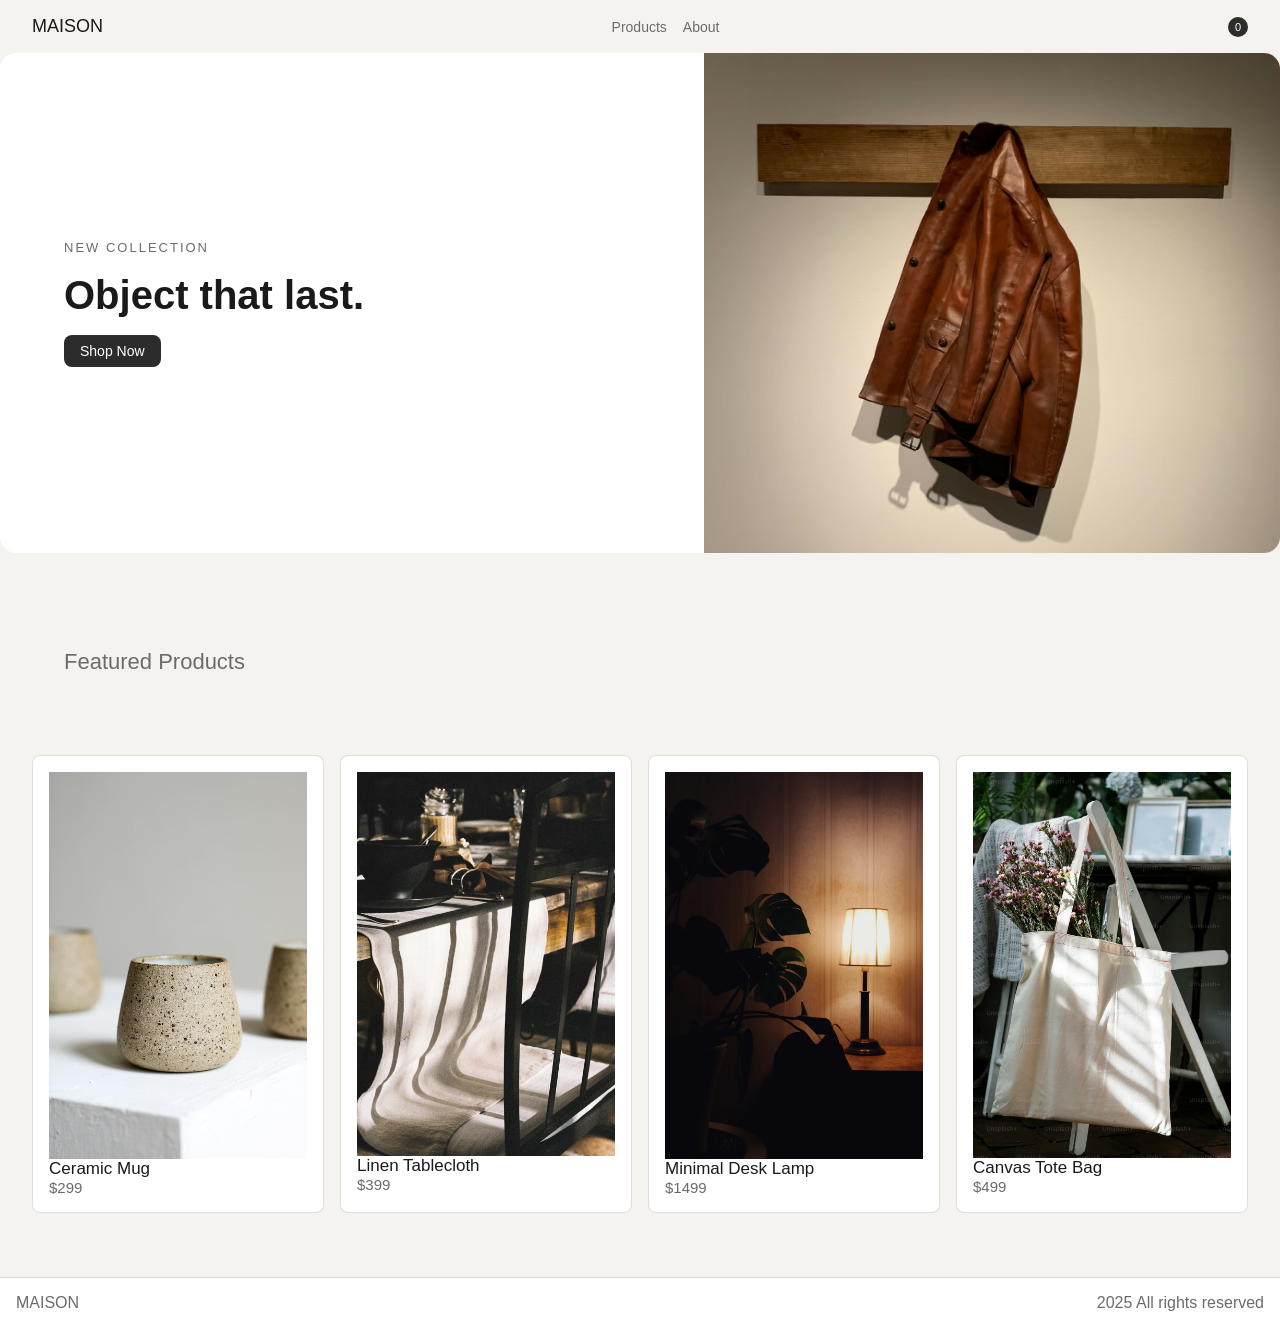
<file: index.html>
<!DOCTYPE html>
<html lang="zh-TW">
    <head>
        <meta charset="UTF-8">
        <meta name="viewport" content="width=device-width, initial-scale=1.0">
        <title>Home Page</title>
        <link rel="stylesheet" href="css/global.css">
        <link rel="stylesheet" href="css/home.css">
    </head>
    <body>
        <div class="app">
            <header>
                <nav>
                    <a class="logo" href="index.html">MAISON</a>
                    <ul>
                        <li><a class="nav-link" href="products.html">Products</a></li>
                        <li><a class="nav-link" href="">About</a></li>
                    </ul>
                    <a href="cart.html">
                        <span class="cart-counter">0</span>
                    </a>
                </nav>
            </header>
            
            <main>
                <section class="hero">
                    <div class="hero-content">
                        <p class="hero-subtitle">New Collection</p>
                        <h1>Object that last.</h1>
                        <a href="products.html" class="shop-now-btn">Shop Now</a>
                    </div>
                    <div class="hero-image">
                        <img src="images/Leather Jacket.jpg" alt="Hero Image">
                    </div>
                </section>

                <section class="featured">
                    <h2>Featured Products</h2>
                    <ul></ul>
                </section>
            </main>

            <footer>
                <p>MAISON</p>
                <p>2025 All rights reserved</p>
            </footer>
        </div>

        <script src="js/data.js"></script>
        <script src="js/home.js"></script>
    </body>
</html>
</file>
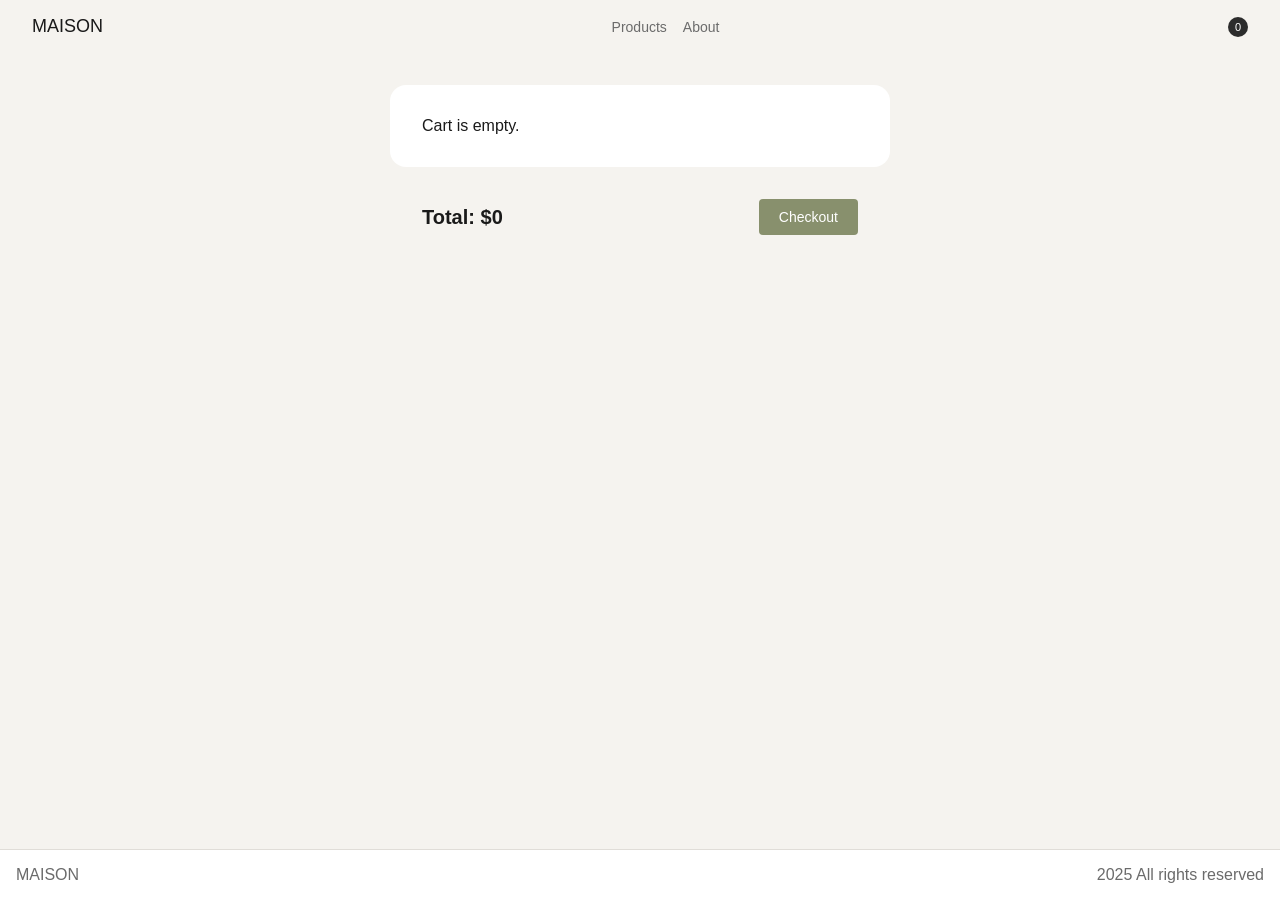
<file: cart.html>
<!DOCTYPE html>
<html lang="zh-TW">
    <head>
        <meta charset="UTF-8">
        <meta name="viewport" content="width=device-width, initial-scale=1.0">
        <title>Cart</title>
        <link rel="stylesheet" href="css/global.css">
        <link rel="stylesheet" href="css/cart.css">
    </head>
    <body>
        <div class="app">
            <header>
                <nav>
                    <a class="logo" href="index.html">MAISON</a>
                    <ul>
                        <li><a class="nav-link" href="products.html">Products</a></li>
                        <li><a class="nav-link" href="">About</a></li>
                    </ul>
                    <a href="cart.html">
                        <span class="cart-counter">0</span>
                    </a>
                </nav>
            </header>

            <main>
                <section class="cart"></section>
                <section class="cart-summary">
                    <p class="cart-total"></p>
                    <a href="checkout.html" class="checkout-btn">Checkout</a>
                </section>
            </main>

            <footer>
                <p>MAISON</p>
                <p>2025 All rights reserved</p>
            </footer>
        </div>

        <script src="js/data.js"></script>
        <script src="js/cart.js"></script>
    </body>
</html>
</file>
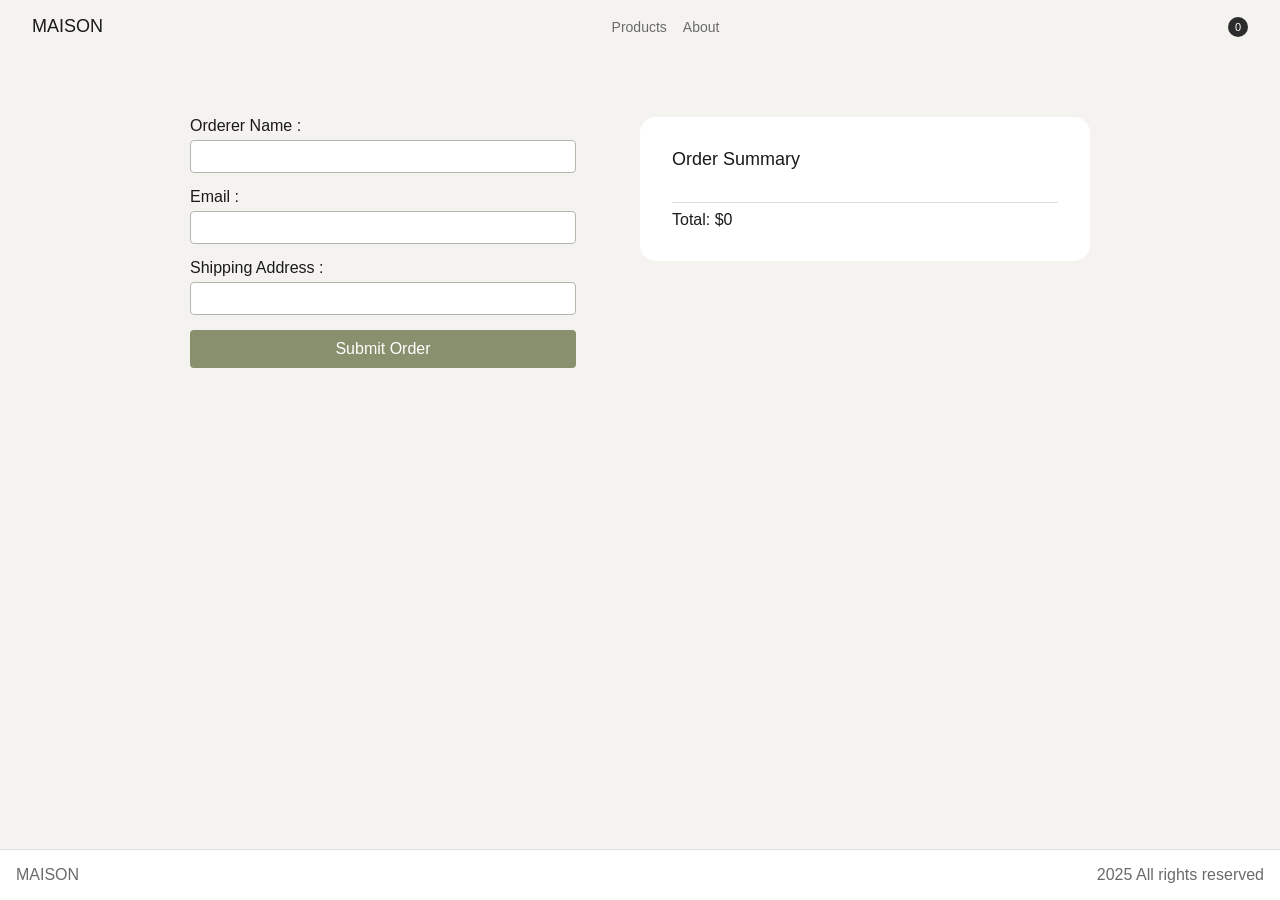
<file: checkout.html>
<!DOCTYPE html>
<html lang="zh-TW">
    <head>
        <meta charset="UTF-8">
        <meta name="viewport" content="width=device-width, initial-scale=1.0">
        <title>Checkout</title>
        <link rel="stylesheet" href="css/global.css">
        <link rel="stylesheet" href="css/checkout.css">
    </head>
    <body>
        <div class="app">
            <header>
                <nav>
                    <a class="logo" href="index.html">MAISON</a>
                    <ul>
                        <li><a class="nav-link" href="products.html">Products</a></li>
                        <li><a class="nav-link" href="">About</a></li>
                    </ul>
                    <a href="cart.html">
                        <span class="cart-counter">0</span>
                    </a>
                </nav>
            </header>

            <main>
                <div class="checkout-container">
                    <form class="checkout-form">
                        <div class="form-group">
                            <label for="name">Orderer Name : </label>
                            <input type="text" id="name" name="name" required>
                        </div>
                        <div class="form-group">
                            <label for="email">Email : </label>
                            <input type="email" id="email" name="email" required>
                        </div>
                        <div class="form-group">
                            <label for="address">Shipping Address : </label>
                            <input type="text" id="address" name="address" required>
                        </div>
                        <button type="submit" class="submit-btn">Submit Order</button>
                    </form>
                    <div class="order-summary">
                        <h2>Order Summary</h2>
                        <ul class="summary-items"></ul>
                        <p class="summary-total"></p>
                    </div>
                </div>
            </main>

            <footer>
                <p>MAISON</p>
                <p>2025 All rights reserved</p>
            </footer>
        </div>

        <script src="js/data.js"></script>
        <script src="js/checkout.js"></script>
    </body>
</html>
</file>
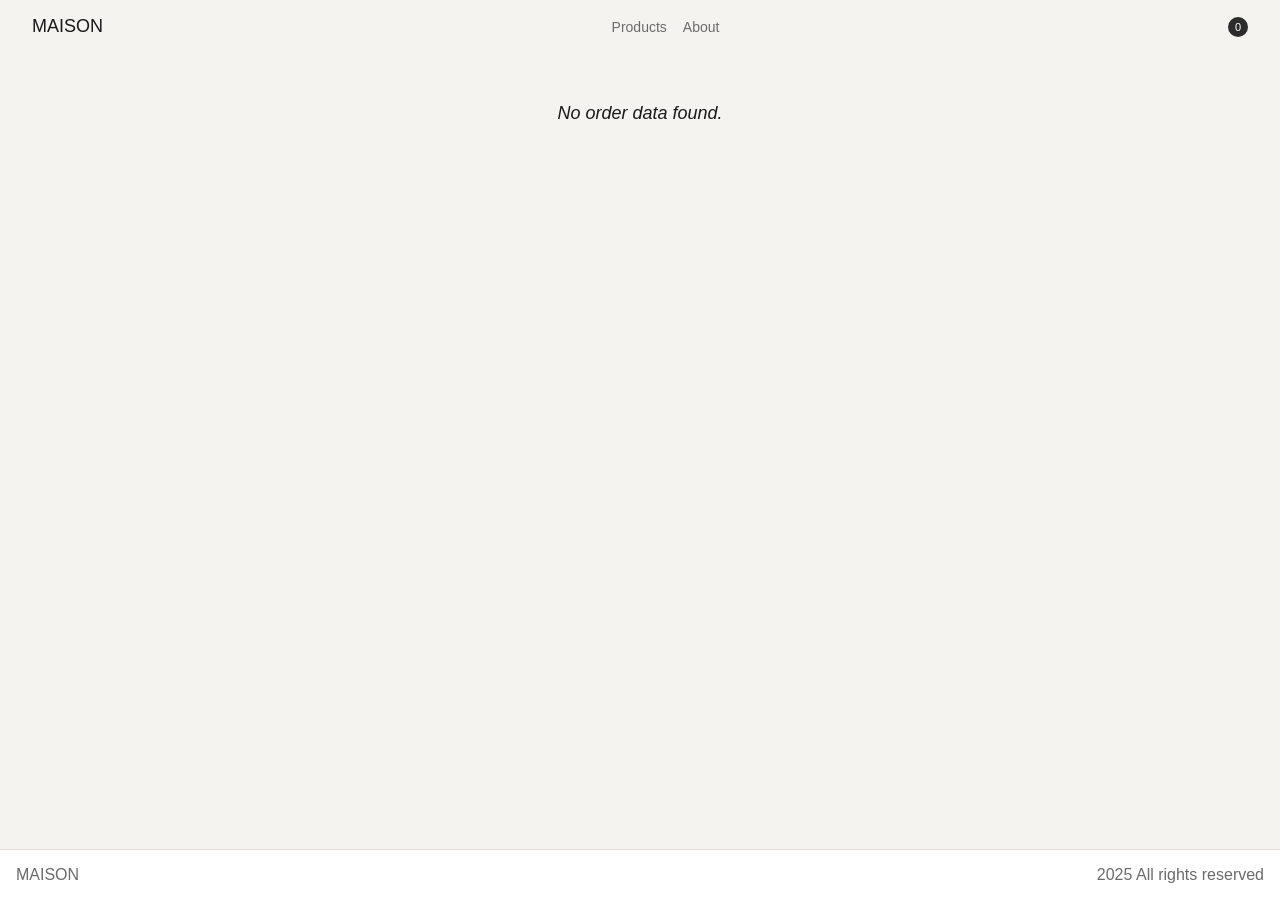
<file: confirmation.html>
<!DOCTYPE html>
<html lang="zh-TW">
    <head>
        <meta charset="UTF-8">
        <meta name="viewport" content="width=device-width, initial-scale=1.0">
        <title>Confirmation</title>
        <link rel="stylesheet" href="css/global.css">
        <link rel="stylesheet" href="css/confirmation.css">
    </head>
    <body>
        <div class="app">
            <header>
                <nav>
                    <a class="logo" href="index.html">MAISON</a>
                    <ul>
                        <li><a class="nav-link" href="products.html">Products</a></li>
                        <li><a class="nav-link" href="">About</a></li>
                    </ul>
                    <a href="cart.html">
                        <span class="cart-counter">0</span>
                    </a>
                </nav>
            </header>

            <main>
                <section class="confirmation"></section>
            </main>

            <footer>
                <p>MAISON</p>
                <p>2025 All rights reserved</p>
            </footer>
        </div>

        <script src="js/data.js"></script>
        <script src="js/confirmation.js"></script>
    </body>
</html>
</file>
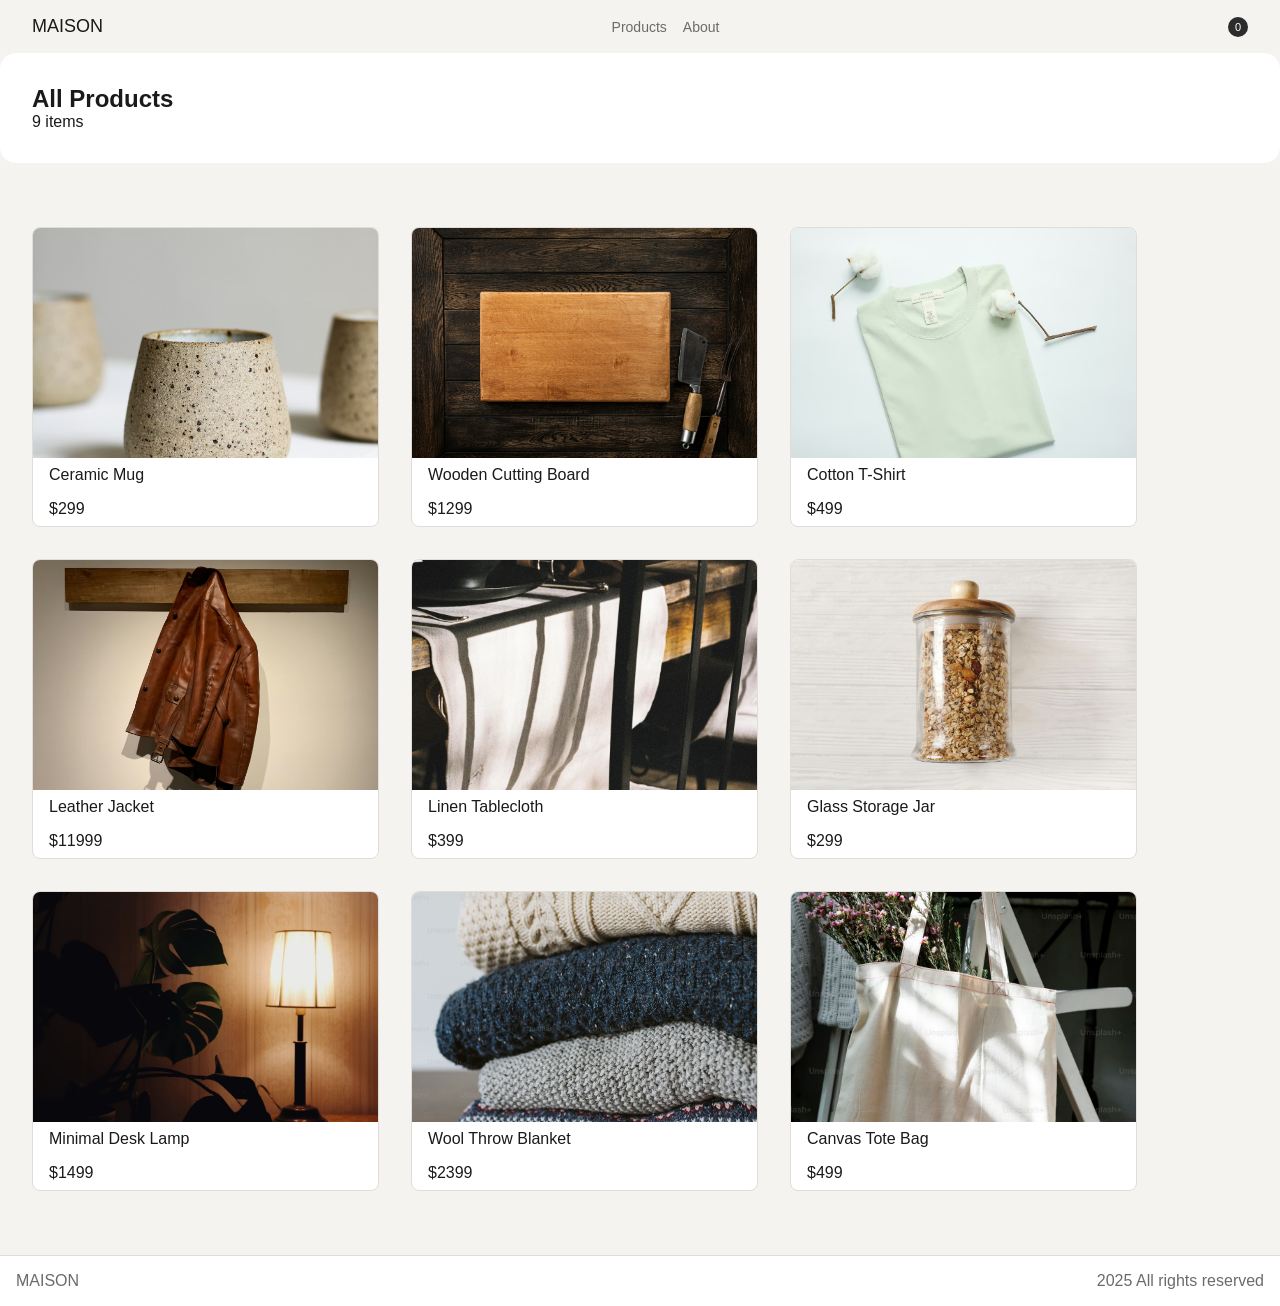
<file: products.html>
<!DOCTYPE html>
<html lang="zh-TW">
    <head>
        <meta charset="UTF-8">
        <meta name="viewport" content="width=device-width, initial-scale=1.0">
        <title>Products Page</title>
        <link rel="stylesheet" href="css/global.css">
        <link rel="stylesheet" href="css/products.css">
    </head>
    <body>
        <div class="app">
            <header>
                <nav>
                    <a class="logo" href="index.html">MAISON</a>
                    <ul>
                        <li><a class="nav-link" href="products.html">Products</a></li>
                        <li><a class="nav-link" href="">About</a></li>
                    </ul>
                    <a href="cart.html">
                        <span class="cart-counter">0</span>
                    </a>
                </nav>
            </header>

            <main>
                <section class="title">
                    <a href ="products.html">
                        <h1>All Products</h1>
                        <p>4 items</p>
                    </a>
                </section>

                <section class="products">
                    <ul></ul>
                </section>
            </main>
            
            <footer>
                <p>MAISON</p>
                <p>2025 All rights reserved</p>
            </footer>
        </div>

        <script src="js/data.js"></script>
        <script src="js/products.js"></script>
    </body>
</html>
</file>
<file: css/global.css>
/* Reset */
*, *::before, *::after {
    box-sizing: border-box;
    margin: 0;
    padding: 0;
}

:root{
    /* Colors */
    --color-bg:              #f5f3ef; /* 頁面背景 */
    --color-surface:         #ffffff; /* 卡片背景 */
    --color-text-primary:    #1a1a1a; /* 主要文字 */
    --color-text-secondary:  #6b6b6b; /* 次要文字 */
    --color-accent:          #2c2c2c; /* 按鈕、強調 */
    --color-border:          #e0ddd8; /* 邊框 */
    /* 字型規格 */
    --font-primary:          'Helvetica Neue', Arial, sans-serif;
    /* spacing規格 */
    --spacing-sm: 8px;
    --spacing-md: 16px;
    --spacing-lg: 32px;
    --spacing-xl: 64px;
    --spacing-xs: 4px;
}

body {
    font-family: var(--font-primary);
    background-color: var(--color-bg);
    color: var(--color-text-primary);
}

img {
    display: block;
    max-width: 100%;
}

/* 全局樣式 */
.app {
    min-height: 100vh;
    display: flex;
    flex-direction: column;
}
/* main 區塊會撐滿剩餘空間，讓 footer 固定在頁腳 */
main {
    flex: 1;
}

/* navbar */
nav {
    display: flex; /* 水平排列 */
    justify-content: space-between;
    align-items: center;
    padding: var(--spacing-md) var(--spacing-lg);
}
ul {
    display: flex; 
    gap: var(--spacing-md);
    list-style: none;
}
.logo {
    font-size: 18px;
    color: var(--color-text-primary);
    text-decoration: none;
}
.nav-link {
    font-size: 14px;
    color: var(--color-text-secondary);
    text-decoration: none;
}
.cart-counter {
    display: inline-flex;
    align-items: center;
    justify-content: center;
    width: 20px;
    height: 20px;
    font-size: 11px;
    color: var(--color-surface); 
    background-color: var(--color-accent); 
    border-radius: 50%; /* 圓形 */
}

/* footer */
footer {
    display: flex;
    justify-content: space-between;
    padding: var(--spacing-md);
    background-color: var(--color-surface);
    color: var(--color-text-secondary);
    border-top: 1px solid var(--color-border);
}
</file>
<file: css/home.css>
.hero {
    display: flex;
    flex-direction: row;
    align-items: center;
    justify-content: space-between;
    padding: 0; 
    background-color: var(--color-surface); 
    border-radius: var(--spacing-md); /* 圓角 */
    margin-bottom: var(--spacing-lg); /* 與其他區塊的間距 */
    min-height: 500px; /* 最小高度 */
    overflow: hidden; /* 隱藏溢出內容 */
}
.hero-content {
    display: flex;
    flex-direction: column;
    align-items: flex-start; /* 文字靠左*/
    padding: var(--spacing-xl);
    gap: var(--spacing-md); /* 文字間距 */
    flex: 1; /* 讓內容區域撐滿剩餘空間 */
}
.hero-subtitle {
    font-size: 13px;
    letter-spacing: 2px;
    text-transform: uppercase;  /* 全部大寫 */
    color: var(--color-text-secondary);
}
.hero h1 {
    font-size: 40px;
    font-weight: 600;
    color: var(--color-text-primary);
    line-height: 1.2;   /* 行距 */
}
.hero-image {
    flex: 1; /* 讓圖片區域撐滿剩餘空間 */
    height: 500px;
    overflow: hidden; /* 隱藏溢出內容 */
}
.hero-image img {
    width: 100%;
    height: 100%;
    object-fit: cover; /* 圖片覆蓋整個區域，保持比例 */
}

.shop-now-btn {
    border: none;
    cursor: pointer;
    display: inline-block; 
    padding: var(--spacing-sm) var(--spacing-md);
    background-color: var(--color-accent);
    color: var(--color-surface);
    text-decoration: none;
    border-radius: var(--spacing-sm); /* 圓角 */
    font-size: 14px;
}

.featured {
    display: flex;
    flex-direction: column;
    padding: var(--spacing-lg);
    overflow: hidden;
    gap: var(--spacing-lg); 
    margin-bottom: var(--spacing-lg); 
}
.featured h2 {
    padding: var(--spacing-lg);
    font-size: 22px;
    font-weight: 500;
    color: var(--color-text-secondary);
    margin-bottom: var(--spacing-md);
}
.featured li {
    display: flex; /* 水平排列 */
    min-height: 200px; /* 最小高度 */
    background-color: var(--color-surface); 
    border: 1px solid var(--color-border); 
    border-radius: var(--spacing-sm); 
    padding: var(--spacing-md); 
    flex: 1;
    list-style: none; 
}
.featured li a {
    text-decoration: none;
    color: inherit;
}
.product-name {
    font-size: 17px;
    font-weight: 500;
    color: var(--color-text-primary);
}
.product-price {
    font-size: 15px;
    font-weight: 400;
    color: var(--color-text-secondary);
}
</file>
<file: css/cart.css>
.cart {
    display: flex;
    flex-direction: column; /* 讓商品一組一組往下排列 */
    min-width: 500px;
    gap: var(--spacing-lg);
    padding: var(--spacing-lg);
    background-color: var(--color-surface);
    border-radius: var(--spacing-md); /* 圓角 */
}
.cart-item {
    display: flex; /* 讓圖片和文字水平排a列 */
    align-items: center; /* 垂直置中 */
    gap: var(--spacing-md);
    border-bottom: 1px solid #eee; /* 分隔線 */
    padding-bottom: var(--spacing-md);
}
.cart img {
    width: 150px;
    height: 150px;
    object-fit: cover; /* 圖片裁切方式，保持比例並填滿容器 */
    flex-shrink: 0; /* 防止圖片縮小 */
}
.cart-item-info {
    display: flex;
    flex-direction: column;
    gap: var(--spacing-xs);
}

.remove-from-cart {
    border: none;
    background: none;
    padding: 0;
    font-size: 13px;
    color: var(--color-text-secondary);
    cursor: pointer;
    text-decoration: underline;
    width: fit-content;
}

.remove-from-cart:hover {
    color: var(--color-text-primary);
}

.cart-summary {
    display: flex;
    justify-content: space-between; /* 讓總價和結帳按鈕分散在兩邊 */
    align-items: center;
    padding: var(--spacing-lg);
}

.cart-total {
    font-size: 20px;
    font-weight: bold;
    color: var(--color-text-primary);
}

.checkout-btn {
    padding: 10px 20px;
    background-color: rgb(136, 144, 109);
    color: white;
    text-decoration: none;
    border-radius: 4px;
    font-size: 14px;
    cursor: pointer;
}

.quantity-selector {
    display: flex;
    align-items: center;
    gap: var(--spacing-sm);
}

.quantity-btn {
    width: 26px;
    height: 26px;
    background-color: transparent;
    color: var(--color-text-primary);
    border: 1px solid var(--color-border);
    border-radius: 4px;
    font-size: 16px;
    cursor: pointer;
    display: flex;
    align-items: center;
    justify-content: center;
}

.quantity-btn:hover {
    background-color: var(--color-border);
}

main {
    max-width: 1000px;
    margin: 0 auto;
    padding: var(--spacing-lg);
}
</file>
<file: css/checkout.css>
main {
    display: flex;
    justify-content: center;
    padding: var(--spacing-xl) var(--spacing-lg);
}

.checkout-container {
    display: flex;
    gap: var(--spacing-xl);
    width: 100%;
    max-width: 900px;
}
.checkout-form {
    flex: 1;
}
.checkout-form label {
    display: block;
    margin-bottom: 5px;
    font-weight: 330;
}
.checkout-form input {
    width: 100%;
    padding: 8px;
    margin-bottom: 15px;
    border: 1px solid #b3b7ac;
    border-radius: 4px;
}
.checkout-form button {
    width: 100%;
    padding: 10px;
    background-color: rgb(136, 144, 109);
    color: white;
    border: none;
    border-radius: 4px;
    font-size: 16px;
    cursor: pointer;
}
.checkout-form button:hover {
    background-color: rgb(120, 128, 95);
}
.order-summary {
    flex: 1;
    background-color: var(--color-surface);
    padding: var(--spacing-lg);
    border-radius: var(--spacing-md);
    height: fit-content;
}

.order-summary h2 {
    font-size: 18px;
    font-weight: 500;
    margin-bottom: var(--spacing-md);
}

.summary-items {
    list-style: none;
    display: flex;
    flex-direction: column;
    gap: var(--spacing-sm);
    margin-bottom: var(--spacing-md);
    color: var(--color-text-secondary);
    font-size: 14px;
}

.summary-total {
    font-size: 16px;
    font-weight: 500;
    border-top: 1px solid var(--color-border);
    padding-top: var(--spacing-sm);
}
</file>
<file: css/confirmation.css>
main {
    display: flex;
    justify-content: center;
    align-items: flex-start;
    height: 100vh;
}

.confirmation {
    text-align: center;
    padding: 50px;
}
.confirmation p {    
    font-size: 18px;
    font-style: italic;
    color: var(--color--text-secondary);
    margin-bottom: 20px;
}
.confirmation button {
    padding: 10px 20px;
    background-color: rgb(136, 144, 109);
    color: white;
    border: none;
    border-radius: 4px;
    font-size: 16px;
    cursor: pointer;
}
.confirmation button:hover {
    background-color: rgb(120, 128, 95);
}
</file>
<file: css/products.css>
.title {
    display: flex;
    flex-direction: column;
    justify-content: center; 
    padding: var(--spacing-lg); 
    background-color: var(--color-surface); 
    border-radius: var(--spacing-md); /* 圓角 */
    margin-bottom: var(--spacing-lg); /* 與其他區塊的間距 */
}
.title h1 {
    font-size: 24px;
    color: var(--color-text-primary);
}
.title a{
    text-decoration: none;
    color: inherit;
}

.products {
    display: flex;
    padding: var(--spacing-lg);
    overflow: hidden;
    gap: var(--spacing-lg); 
    margin-bottom: var(--spacing-lg); 
}
.products ul {
    display: grid; /* 使用 grid 來排列產品 */
    grid-template-columns: repeat(3, 1fr);  /* 三欄等寬 */
    gap: var(--spacing-lg); /* 欄間距 */
}
.products li {
    padding: 0; /* 內邊距為0，讓圖片占滿整個區塊 */
    overflow: hidden; /* 隱藏溢出內容 */ 
    background-color: var(--color-surface); 
    border: 1px solid var(--color-border); 
    border-radius: var(--spacing-sm); 
}
.products li a {
    display: flex;
    flex-direction: column;
    width: 100%;
    text-decoration: none;
    color: inherit;
}
.products li .product-name,
.products li .product-price {
    padding: var(--spacing-sm) var(--spacing-md);
}
.products li img {
    width: 100%;
    height: 230px;
    object-fit: cover; /* 圖片裁切 */
}
</file>
